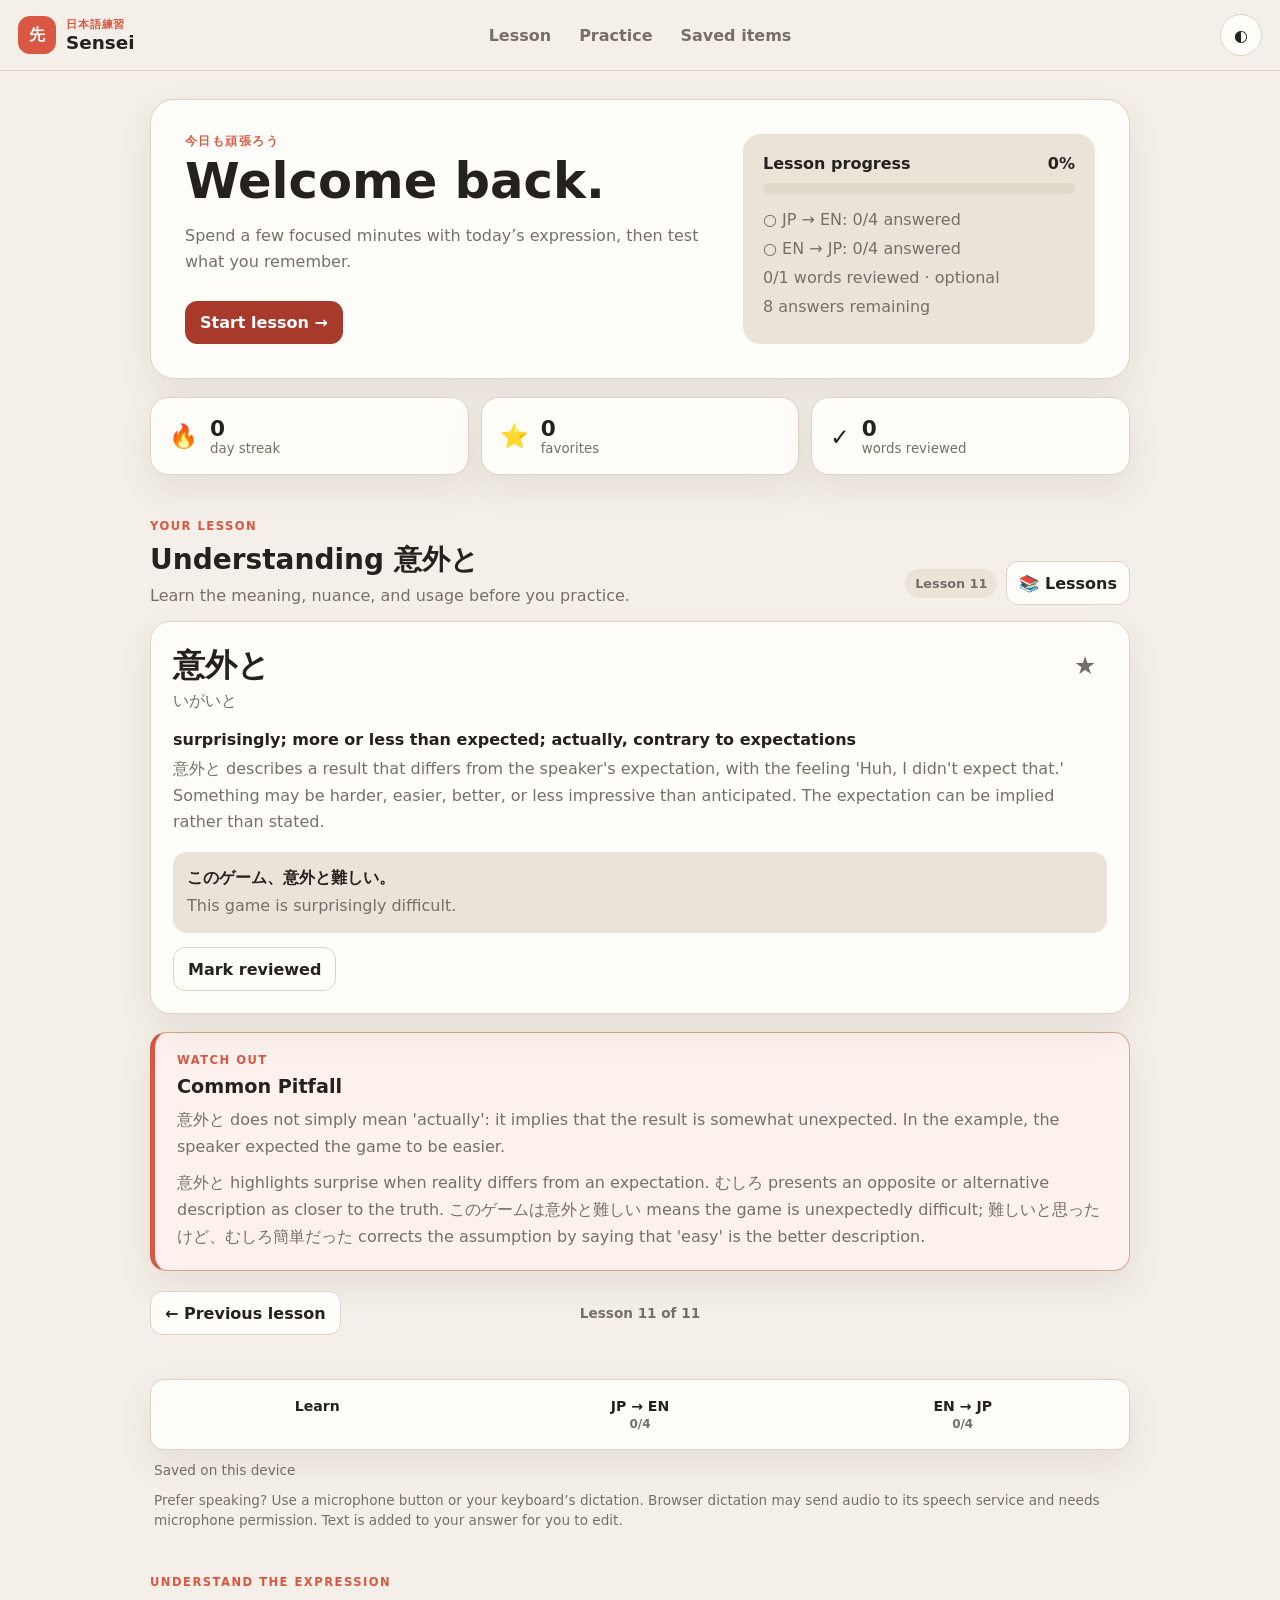
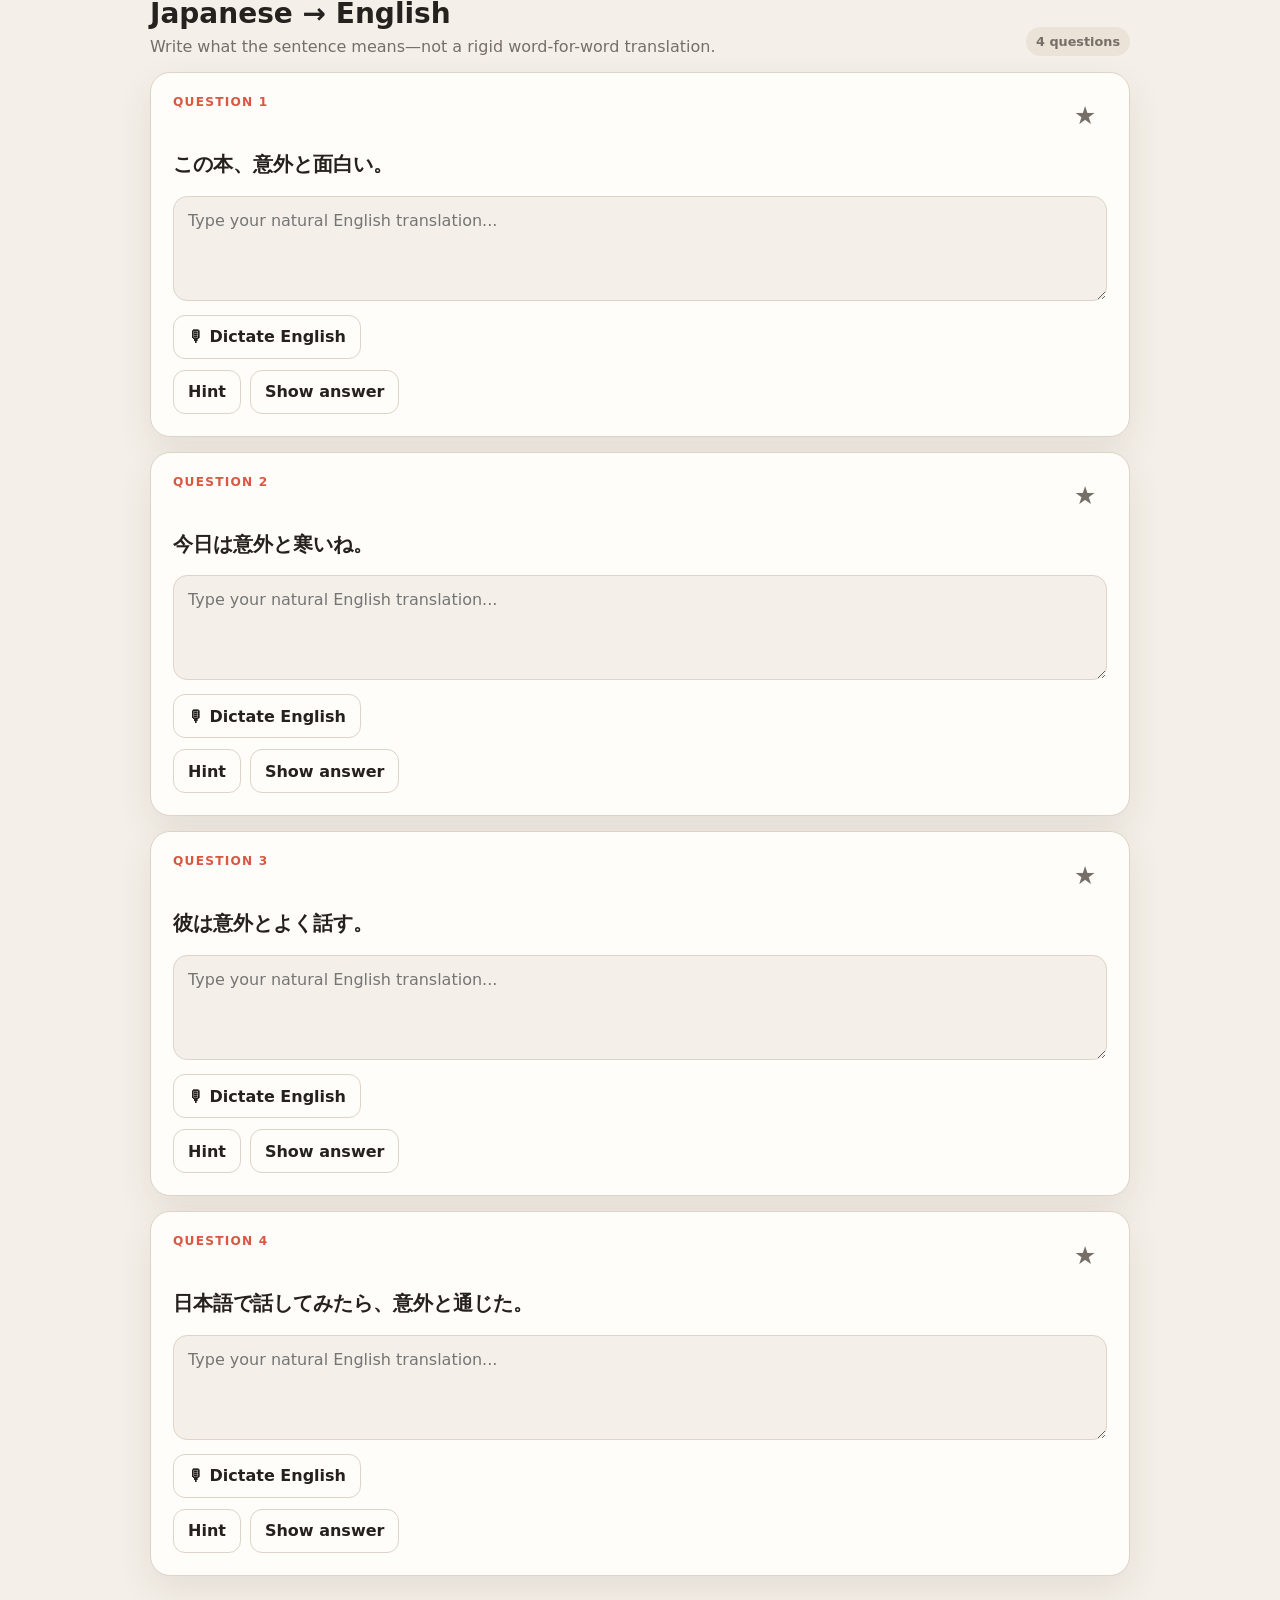
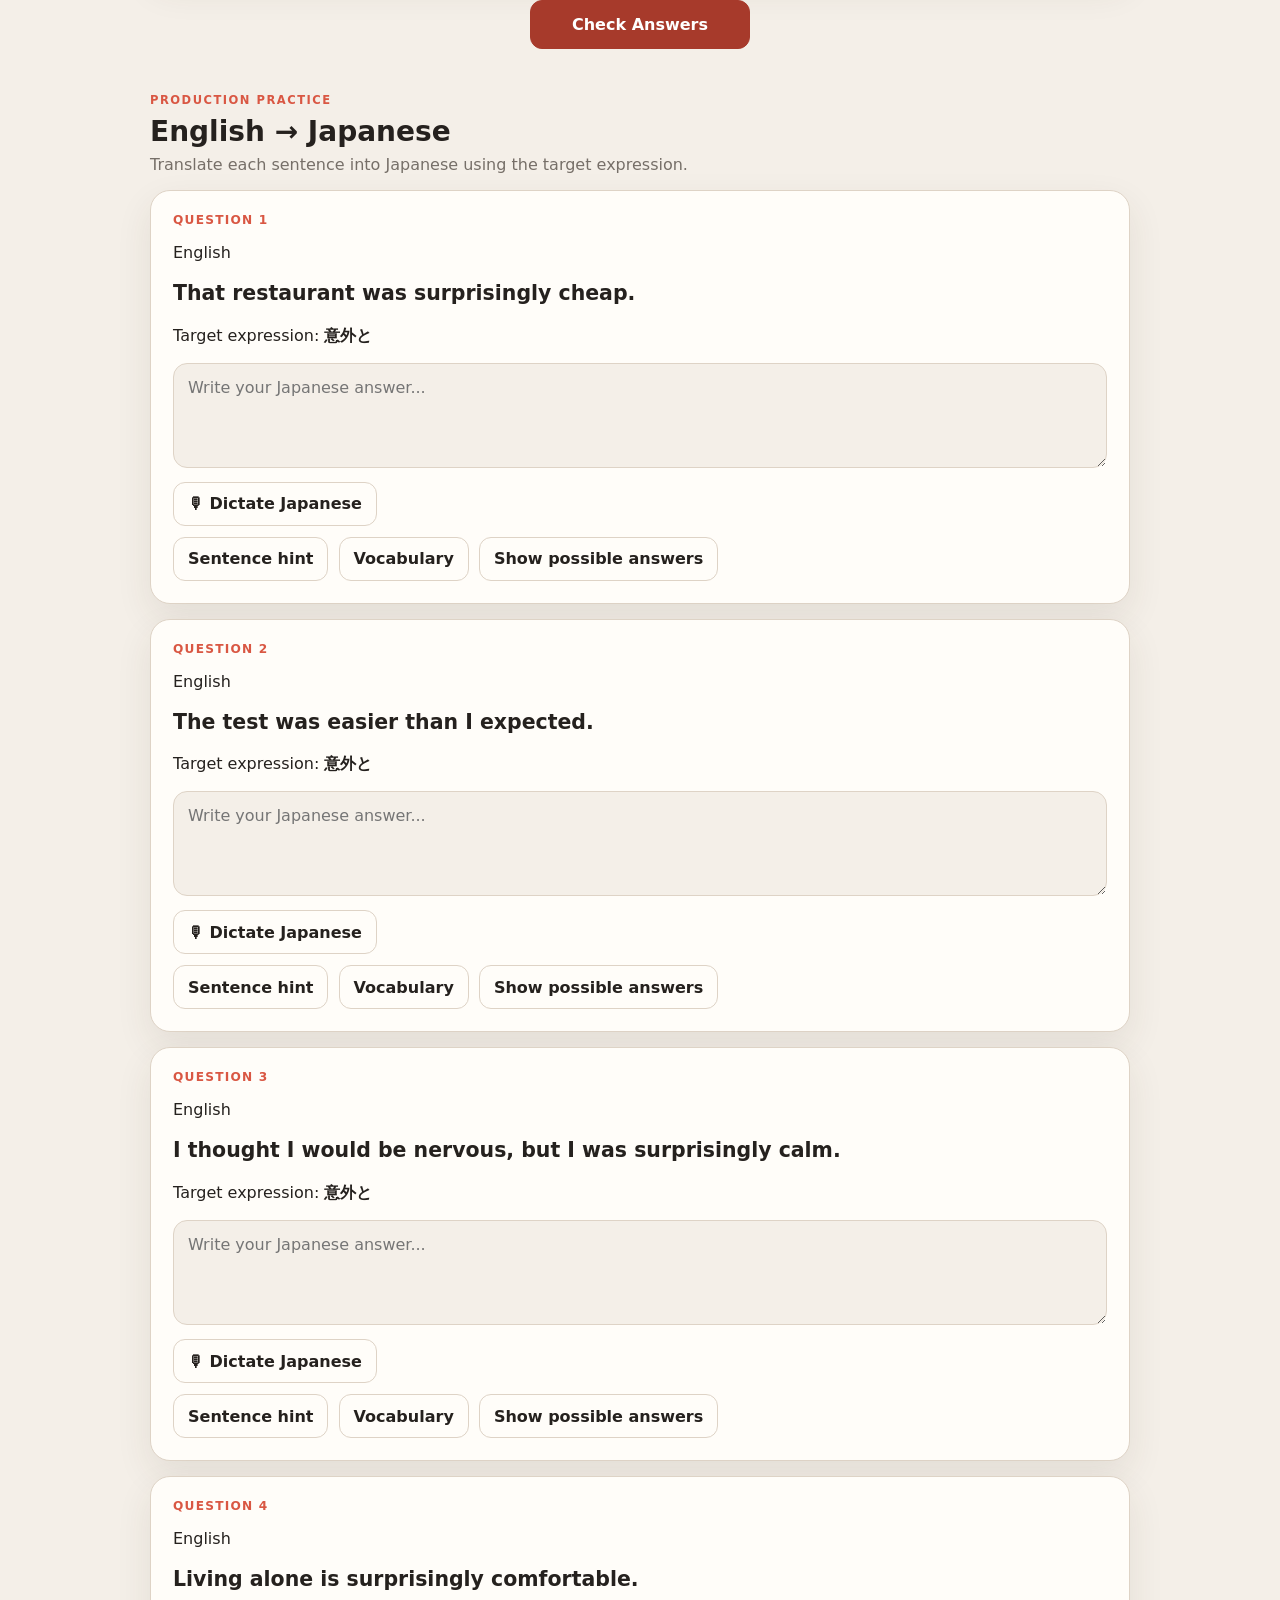
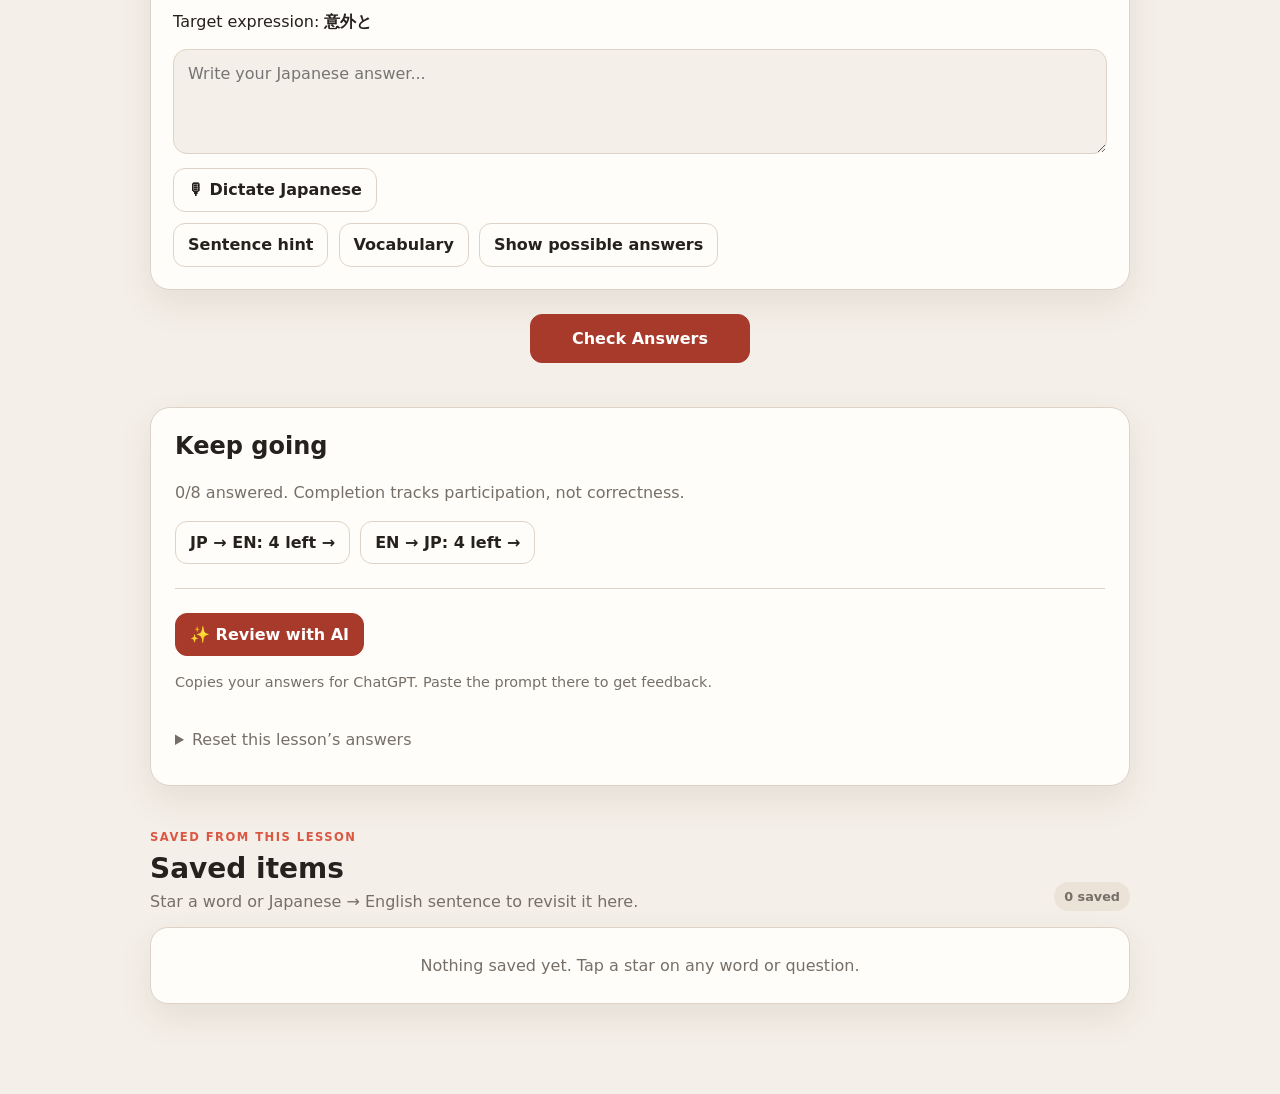
<file: index.html>
<!DOCTYPE html>
<html lang="en">
<head>
  <meta charset="UTF-8">
  <meta name="viewport" content="width=device-width, initial-scale=1.0, viewport-fit=cover">
  <meta name="theme-color" content="#f4efe7">
  <meta name="apple-mobile-web-app-capable" content="yes">
  <title>Sensei</title>
  <link rel="stylesheet" href="styles.css">
</head>
<body>
  <header class="topbar">
    <a class="brand" href="#top" aria-label="Sensei home">
      <span class="brand-mark">先</span>
      <span><small>日本語練習</small><strong>Sensei</strong></span>
    </a>
    <nav class="desktop-nav" aria-label="Main navigation">
      <a href="#lesson">Lesson</a><a href="#practice">Practice</a><a href="#review">Saved items</a>
    </nav>
    <button id="themeToggle" class="icon-button" aria-label="Use dark theme" aria-pressed="false">◐</button>
  </header>

  <main id="top" class="app-shell">
    <section class="welcome card">
      <div>
        <p class="eyebrow">今日も頑張ろう</p>
        <h1>Welcome back.</h1>
        <p>Spend a few focused minutes with today’s expression, then test what you remember.</p>
        <a id="resumeLesson" class="primary button-link" href="#lesson">Start lesson →</a>
      </div>
      <div class="goal-panel">
        <div class="goal-header"><span>Lesson progress</span><strong id="progressText">0%</strong></div>
        <div class="progress-track"><div id="progressBar" class="progress-bar"></div></div>
        <div id="goalList" class="goal-list"></div>
      </div>
    </section>

    <section class="stats-grid" aria-label="Study statistics">
      <article class="mini-card"><span>🔥</span><div><strong id="streakCount">0</strong><small>day streak</small></div></article>
      <article class="mini-card"><span>⭐</span><div><strong id="favoriteStat">0</strong><small>favorites</small></div></article>
      <article class="mini-card"><span>✓</span><div><strong id="learnedStat">0</strong><small>words reviewed</small></div></article>
    </section>

    <section id="lesson" class="content-section">
      <div class="section-heading">
        <div><p class="eyebrow">Your lesson</p><h2 id="lessonTitle">Loading lesson…</h2><p>Learn the meaning, nuance, and usage before you practice.</p></div>
        <div class="lesson-heading-actions">
          <span class="badge" id="lessonSubtitle">—</span>
          <button id="lessonLibraryToggle" class="secondary lessons-button" aria-expanded="false" aria-controls="lessonLibrary">📚 Lessons</button>
        </div>
      </div>
      <section id="lessonLibrary" class="lesson-library hidden" aria-labelledby="lessonLibraryTitle">
        <div class="library-heading"><div><p class="eyebrow">Core expressions</p><h3 id="lessonLibraryTitle">Lesson library</h3></div><button id="lessonLibraryClose" class="icon-button" aria-label="Close lesson library">×</button></div>
        <div id="lessonLibraryList" class="lesson-library-list"></div>
      </section>
      <div id="keywordList" class="keyword-grid"><div class="empty-card loading-card">Loading lesson…</div></div>
      <aside id="commonPitfall" class="common-pitfall hidden"></aside>
      <nav id="lessonNavigation" class="lesson-navigation" aria-label="Lesson navigation"></nav>
    </section>

    <nav id="phaseNavigation" class="phase-navigation" aria-label="Practice phases"></nav>
    <p id="saveStatus" class="save-status" role="status">Answers are saved on this device.</p>
    <p class="dictation-help">Prefer speaking? Use a microphone button or your keyboard’s dictation. Browser dictation may send audio to its speech service and needs microphone permission. Text is added to your answer for you to edit.</p>
    <section id="practice" class="content-section practice-section">
      <div class="section-heading">
        <div><p class="eyebrow">Understand the expression</p><h2>Japanese → English</h2><p>Write what the sentence means—not a rigid word-for-word translation.</p></div>
        <span class="badge" id="questionCount">Loading…</span>
      </div>
      <div id="questionList" class="stack"></div>
      <div class="completion-action">
        <button id="checkAnswers" class="primary completion-button" aria-controls="completionResults" aria-expanded="false">Check Answers</button>
      </div>
      <section id="completionResults" class="completion-results hidden" aria-live="polite" tabindex="-1"></section>
    </section>

    <section id="productionPractice" class="content-section hidden">
      <div class="section-heading"><div><p class="eyebrow">Production practice</p><h2>English → Japanese</h2><p>Translate each sentence into Japanese using the target expression.</p></div></div>
      <div id="productionList" class="stack"></div>
      <div class="completion-action">
        <button id="checkProductionAnswers" class="primary completion-button" aria-controls="productionResults" aria-expanded="false">Check Answers</button>
      </div>
      <section id="productionResults" class="completion-results hidden" aria-live="polite" tabindex="-1"></section>
    </section>

    <section id="recognitionPractice" class="content-section hidden">
      <div class="section-heading">
        <div><p class="eyebrow">Recognition practice</p><h2>When is this expression natural?</h2><p>Read each context and pick the best meaning for the target expression.</p></div>
      </div>
      <div id="recognitionList" class="stack"></div>
      <div class="completion-action">
        <button id="checkRecognitionAnswers" class="primary completion-button" aria-controls="recognitionResults" aria-expanded="false">Check Answers</button>
      </div>
      <section id="recognitionResults" class="completion-results hidden" aria-live="polite" tabindex="-1"></section>
    </section>

    <section id="lessonFinish" class="content-section card finish-panel" aria-label="Finish lesson">
      <div id="lessonCompletion" aria-live="polite"></div>
      <div class="ai-review-actions">
        <button id="aiReview" class="primary" aria-describedby="aiReviewHelp">✨ Review with AI</button>
        <p id="aiReviewHelp">Copies your answers for ChatGPT. Paste the prompt there to get feedback.</p>
      </div>
      <div id="aiReviewPanel" class="empty-card ai-review-panel hidden" aria-live="polite"></div>
      <details class="reset-options"><summary>Reset this lesson’s answers</summary>
        <p>This clears answers in every practice section of this lesson. Favorites and reviewed words are kept.</p>
        <button id="resetAnswers" class="secondary">Reset answers…</button>
        <div id="resetConfirmation" class="hidden" role="group" aria-label="Confirm reset">
          <p>Clear all answers for this lesson? This cannot be undone.</p>
          <button id="cancelReset" class="secondary">Keep my answers</button>
          <button id="confirmReset" class="secondary">Yes, clear answers</button>
        </div>
      </details>
    </section>

    <section id="review" class="content-section">
      <div class="section-heading">
        <div><p class="eyebrow">Saved from this lesson</p><h2>Saved items</h2><p>Star a word or Japanese → English sentence to revisit it here.</p></div>
        <span class="badge" id="favoriteCount">0 saved</span>
      </div>
      <div id="reviewList" class="stack"></div>
    </section>
  </main>

  <nav class="mobile-nav" aria-label="Mobile navigation">
    <a href="#top"><span>⌂</span>Home</a><a href="#lesson"><span>本</span>Lesson</a><a href="#phaseNavigation"><span>✎</span>Practice</a><a href="#review"><span>★</span>Saved</a>
  </nav>

  <div id="toast" class="toast" role="status" aria-live="polite"></div>
  <script type="module" src="app.js"></script>
</body>
</html>
</file>
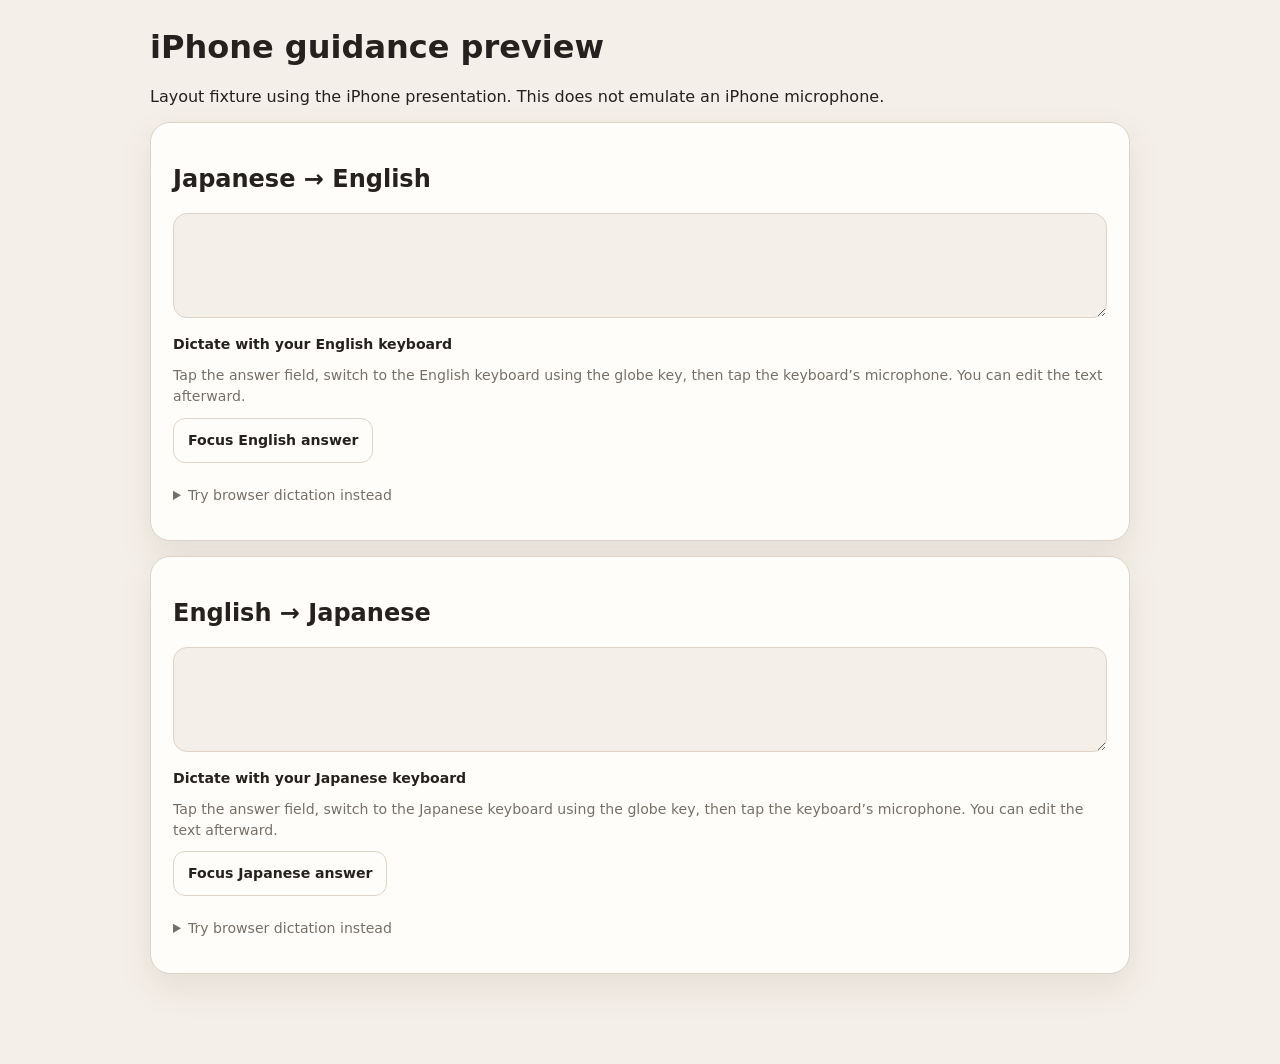
<file: tests/dictation-preview.html>
<!doctype html><html lang="en"><meta charset="utf-8"><meta name="viewport" content="width=device-width,initial-scale=1"><title>iPhone dictation guidance QA</title><link rel="stylesheet" href="../styles.css">
<main class="app-shell"><h1>iPhone guidance preview</h1><p>Layout fixture using the iPhone presentation. This does not emulate an iPhone microphone.</p><div id="cards" class="stack"></div></main>
<script type="module">
import { renderDictationControls } from '../js/dictation-ui.js';
import { createDictation } from '../js/dictation.js';
document.querySelector('#cards').innerHTML = ['en-US','ja-JP'].map(language => `<article class="question-card"><h2>${language === 'ja-JP' ? 'English → Japanese' : 'Japanese → English'}</h2><textarea aria-label="${language} test answer"></textarea>${renderDictationControls(language,1,true)}</article>`).join('');
createDictation({ Recognition: null });
</script></html>
</file>
<file: styles.css>
:root {
  --bg:#f4efe8;
  --surface:#fffdf9;
  --surface-2:#ece3d8;
  --text:#25211e;
  --muted:#766f68;
  --border:#ded3c6;
  --accent:#d95743;
  --accent-dark:#a73a2b;
  --shadow:0 14px 36px rgba(70,50,35,.09);
}
*{box-sizing:border-box}
html{scroll-behavior:smooth}
body{margin:0;min-height:100vh;font-family:Inter,ui-sans-serif,system-ui,-apple-system,BlinkMacSystemFont,"Segoe UI",sans-serif;background:var(--bg);color:var(--text);transition:.2s}
body.dark{--bg:#171513;--surface:#211e1b;--surface-2:#2b2723;--text:#f5efe8;--muted:#b9aea3;--border:#3b342e;--accent:#f07a64;--accent-dark:#ff9a86;--shadow:0 14px 40px rgba(0,0,0,.26)}
a{color:inherit;text-decoration:none}
button,textarea{font:inherit}
button{cursor:pointer}
button:focus-visible,a:focus-visible,textarea:focus-visible{outline:3px solid color-mix(in srgb,var(--accent) 45%,transparent);outline-offset:3px}
button:disabled{cursor:not-allowed;opacity:.6}
.clipboard-fallback{position:fixed;left:-9999px;opacity:0}
.topbar{position:sticky;top:0;z-index:20;display:grid;grid-template-columns:1fr auto 1fr;align-items:center;padding:14px max(18px,env(safe-area-inset-left));background:color-mix(in srgb,var(--bg) 90%,transparent);backdrop-filter:blur(16px);border-bottom:1px solid var(--border)}
.brand{display:inline-flex;align-items:center;gap:10px;width:max-content}.brand-mark{display:grid;place-items:center;width:38px;height:38px;border-radius:12px;background:var(--accent);color:white;font-weight:900}.brand small,.brand strong{display:block}.brand small{font-size:.68rem;color:var(--accent);font-weight:800;letter-spacing:.08em}.brand strong{font-size:1.15rem}.desktop-nav{display:flex;gap:28px;font-weight:750;color:var(--muted)}.desktop-nav a:hover{color:var(--accent)}
.icon-button{justify-self:end;width:42px;height:42px;border-radius:50%;border:1px solid var(--border);background:var(--surface);color:var(--text)}
.app-shell{width:min(980px,calc(100% - 30px));margin:28px auto 90px;scroll-margin-top:82px}
.card,.keyword-card,.question-card,.mini-card,.empty-card{background:var(--surface);border:1px solid var(--border);box-shadow:var(--shadow)}
.welcome{display:grid;grid-template-columns:1.35fr .9fr;gap:30px;padding:34px;border-radius:24px}.welcome h1{margin:0 0 12px;font-size:clamp(2rem,5vw,3.1rem);line-height:1}.welcome>div>p:not(.eyebrow){color:var(--muted);line-height:1.65;max-width:620px}.eyebrow{margin:0 0 8px;color:var(--accent);font-weight:900;letter-spacing:.13em;text-transform:uppercase;font-size:.72rem}.button-link{display:inline-block;margin-top:10px}.primary,.secondary,.small-button{border-radius:12px;padding:11px 14px;font-weight:800;border:1px solid var(--border)}.primary{background:var(--accent);color:#fff;border-color:var(--accent)}.primary:hover{background:var(--accent-dark)}.secondary,.small-button{background:var(--surface);color:var(--text)}
.goal-panel{align-self:stretch;padding:20px;border-radius:18px;background:var(--surface-2)}.goal-header{display:flex;justify-content:space-between;font-weight:800;margin-bottom:10px}.progress-track{height:11px;background:color-mix(in srgb,var(--border) 75%,transparent);border-radius:999px;overflow:hidden}.progress-bar{height:100%;width:0;background:var(--accent);border-radius:inherit;transition:width .25s}.goal-list{display:grid;gap:10px;margin-top:16px}.goal-item{display:flex;gap:10px;color:var(--muted)}.goal-item-complete{font-weight:800;color:var(--accent)}.goal-item-complete span{color:var(--accent)}
.stats-grid{display:grid;grid-template-columns:repeat(3,1fr);gap:12px;margin:18px 0 34px}.mini-card{display:flex;align-items:center;gap:12px;padding:18px;border-radius:18px}.mini-card>span{font-size:1.45rem}.mini-card strong,.mini-card small{display:block}.mini-card strong{font-size:1.35rem}.mini-card small{color:var(--muted)}
.content-section{scroll-margin-top:92px;margin:44px 0}.section-heading{display:flex;justify-content:space-between;align-items:flex-end;gap:18px;margin-bottom:16px}.section-heading h2{margin:0 0 7px;font-size:1.75rem}.section-heading p:last-child{margin:0;color:var(--muted)}.badge{padding:7px 10px;border-radius:999px;background:var(--surface-2);color:var(--muted);font-size:.8rem;font-weight:800;white-space:nowrap}
.lesson-heading-actions{display:flex;align-items:center;gap:9px;flex-wrap:wrap;justify-content:flex-end}.lessons-button{min-height:44px;padding:8px 12px}.lesson-library{margin:0 0 18px;padding:22px;border:1px solid var(--border);border-radius:20px;background:var(--surface);box-shadow:var(--shadow)}.library-heading{display:flex;align-items:flex-start;justify-content:space-between;gap:16px;margin-bottom:14px}.library-heading h3{margin:0;font-size:1.35rem}.lesson-library-list{display:grid;gap:10px}.lesson-entry{display:grid;grid-template-columns:minmax(165px,.8fr) minmax(180px,1.2fr) auto;align-items:center;gap:16px;width:100%;min-height:68px;padding:13px 15px;border:1px solid var(--border);border-radius:14px;background:var(--bg);color:var(--text);text-align:left}.lesson-entry:hover{border-color:var(--accent)}.lesson-entry.current{background:color-mix(in srgb,var(--accent) 8%,var(--surface));border-color:color-mix(in srgb,var(--accent) 45%,var(--border))}.lesson-entry-meta{display:grid;gap:3px}.lesson-entry-meta>span,.lesson-entry-status{color:var(--muted);font-size:.78rem;font-weight:800}.lesson-entry-meta strong{font-size:1.05rem}.lesson-entry-title{font-weight:750}.lesson-entry-status{justify-self:end;white-space:nowrap}.lesson-entry.current .lesson-entry-status{color:var(--accent)}
.keyword-grid{display:grid;grid-template-columns:repeat(2,minmax(0,1fr));gap:15px}.stack{display:grid;gap:15px}.keyword-card,.question-card{border-radius:20px;padding:22px}.keyword-top,.question-header{display:flex;justify-content:space-between;gap:14px;align-items:flex-start}.keyword{margin:0;font-size:2rem;font-weight:900}.reading{margin:3px 0 0;color:var(--muted)}.meaning{margin:18px 0 7px;font-weight:850}.nuance{margin:0;color:var(--muted);line-height:1.65}.example{margin-top:16px;padding:14px;border-radius:14px;background:var(--surface-2);line-height:1.55}.example span{display:block;margin-top:4px;color:var(--muted)}.reviewed-button{margin-top:14px}.star-button{border:0;background:transparent;color:var(--muted);font-size:1.55rem;line-height:1;padding:2px}.star-button.active{color:#e6a600}
.common-pitfall{margin-top:18px;padding:20px 22px;border:1px solid color-mix(in srgb,var(--accent) 38%,var(--border));border-left:5px solid var(--accent);border-radius:16px;background:color-mix(in srgb,var(--accent) 7%,var(--surface));box-shadow:var(--shadow)}.common-pitfall h3{margin:0 0 8px;font-size:1.2rem}.common-pitfall p:not(.eyebrow){margin:8px 0 0;color:var(--muted);line-height:1.7;white-space:pre-line}
.lesson-navigation{display:grid;grid-template-columns:1fr auto 1fr;align-items:center;gap:14px;margin-top:20px}.lesson-navigation .nav-button{min-width:164px;min-height:44px}.lesson-navigation .lesson-nav-ghost{display:block;min-width:164px;min-height:44px;visibility:hidden}.lesson-navigation button:first-child{justify-self:start}.lesson-navigation button:last-child{justify-self:end}.lesson-navigation span{color:var(--muted);font-size:.85rem;font-weight:800;text-align:center}
.practice-toolbar{display:flex;gap:10px;flex-wrap:wrap;margin-bottom:15px}.question-number{font-size:.76rem;font-weight:900;color:var(--accent);text-transform:uppercase;letter-spacing:.1em}.prompt{font-size:1.28rem;line-height:1.55;font-weight:780;margin:10px 0 15px}textarea{width:100%;min-height:105px;resize:vertical;border:1px solid var(--border);border-radius:14px;padding:14px;background:var(--bg);color:var(--text);outline:none}textarea:focus{border-color:var(--accent);box-shadow:0 0 0 3px color-mix(in srgb,var(--accent) 18%,transparent)}.question-actions{display:flex;gap:9px;flex-wrap:wrap;margin-top:11px}.reveal{margin-top:12px;padding:13px;border-left:4px solid var(--accent);border-radius:10px;background:var(--surface-2);line-height:1.6}.hidden{display:none}.compact-card{box-shadow:none}.empty-card{border-radius:18px;padding:28px;text-align:center;color:var(--muted)}
.practice-toolbar + .ai-review-panel{margin-top:14px;padding-top:16px;padding-bottom:16px}
.ai-review-panel{padding:18px;text-align:left}
.ai-review-panel p{margin:10px 0;line-height:1.5;color:var(--text)}
.ai-review-panel summary{cursor:pointer;font-weight:800}
.ai-review-panel pre{margin:10px 0 0;padding:12px;border:1px solid var(--border);border-radius:12px;background:var(--surface-2);max-height:180px;overflow:auto;white-space:pre-wrap;word-break:break-word;color:var(--text)}
.recognition-options{display:grid;gap:10px;margin-top:12px}.recognition-option{display:flex;gap:10px;align-items:flex-start;padding:12px 14px;border:1px solid var(--border);border-radius:12px;background:var(--bg)}.recognition-option input{margin-top:3px}
.recognition-option span{line-height:1.5}.reference-answer{margin-top:12px;padding:12px;border-radius:11px;background:var(--surface-2)}.reference-level{font-weight:800;margin:6px 0 4px;color:var(--accent)}.reference-note{margin:0 0 12px;color:var(--muted)}.reference-answer:last-child{margin-bottom:0}
.recognition-card .feedback-field p.unanswered,.recognition-card .feedback-field p{word-break:break-word}
.completion-action{display:flex;justify-content:center;margin:24px 0}.completion-button{min-width:220px;padding:14px 24px;font-size:1rem}.completion-results{scroll-margin-top:92px;border:1px solid var(--border);border-radius:24px;padding:26px;background:var(--surface);box-shadow:var(--shadow);outline:none}.completion-heading h3{margin:0 0 8px;font-size:1.65rem}.completion-heading>p:last-child{margin:0;color:var(--muted);line-height:1.6}.completion-status{margin-top:8px;font-weight:800}.completion-status-complete{color:var(--accent)}.completion-status-incomplete{color:var(--muted)}.completion-list{display:grid;gap:14px;margin-top:20px}.feedback-card{padding:20px;border:1px solid var(--border);border-radius:17px;background:var(--bg)}.feedback-number{color:var(--accent);font-size:.76rem;font-weight:900;letter-spacing:.1em;text-transform:uppercase}.feedback-prompt{margin:8px 0 16px;font-size:1.12rem;font-weight:800;line-height:1.55}.feedback-field{margin-top:12px}.feedback-field span{display:block;margin-bottom:4px;color:var(--muted);font-size:.75rem;font-weight:850;letter-spacing:.06em;text-transform:uppercase}.feedback-field p{margin:0;line-height:1.6}.feedback-field .unanswered{color:var(--muted);font-style:italic}.reference-field{padding:13px;border-radius:12px;background:var(--surface-2)}
.mobile-nav{display:none}.toast{position:fixed;left:50%;bottom:24px;transform:translate(-50%,18px);padding:11px 16px;border-radius:999px;background:var(--text);color:var(--bg);font-weight:800;opacity:0;pointer-events:none;transition:.2s;z-index:50}.toast.show{opacity:1;transform:translate(-50%,0)}
@media(max-width:760px){.topbar{grid-template-columns:1fr auto}.desktop-nav{display:none}.welcome{grid-template-columns:1fr;padding:24px}.stats-grid{grid-template-columns:1fr}.keyword-grid{grid-template-columns:1fr}.section-heading{align-items:flex-start}.lesson-entry{grid-template-columns:1fr auto;gap:7px 14px}.lesson-entry-title{grid-column:1/-1}.mobile-nav{display:grid;grid-template-columns:repeat(4,1fr);position:fixed;left:0;right:0;bottom:0;z-index:30;padding:8px 8px calc(8px + env(safe-area-inset-bottom));background:color-mix(in srgb,var(--surface) 94%,transparent);backdrop-filter:blur(16px);border-top:1px solid var(--border)}.mobile-nav a{display:grid;place-items:center;gap:2px;color:var(--muted);font-size:.72rem;font-weight:750}.mobile-nav span{font-size:1.05rem}.app-shell{margin-bottom:110px}}
@media(max-width:480px){.app-shell{width:min(100% - 20px,980px);margin-top:14px}.welcome{padding:20px}.keyword-card,.question-card{padding:18px}.section-heading{display:block}.lesson-heading-actions{justify-content:flex-start;margin-top:10px}.badge{display:inline-block}.lesson-library{padding:16px}.lesson-entry{grid-template-columns:1fr;padding:13px}.lesson-entry-title{grid-column:auto}.lesson-entry-status{justify-self:start}.common-pitfall{padding:18px}.lesson-navigation{grid-template-columns:1fr 1fr}.lesson-navigation span{grid-column:1/-1;grid-row:1}.lesson-navigation button{grid-row:2;width:100%}.practice-toolbar .primary,.practice-toolbar .secondary,.completion-button{width:100%}.completion-results{padding:18px}.feedback-card{padding:16px}}
.keyword-grid>.empty-card,.keyword-grid>.keyword-card:only-child{grid-column:1/-1}.loading-card{min-height:150px;display:grid;place-items:center}
.phase-navigation{position:sticky;top:71px;z-index:15;display:flex;gap:6px;padding:8px;background:var(--surface);border:1px solid var(--border);border-radius:14px;scroll-margin-top:90px;box-shadow:var(--shadow)}
.phase-navigation a{flex:1;text-align:center;padding:10px 6px;border-radius:9px;font-weight:800;font-size:.88rem;min-height:44px}
.phase-navigation a:hover,.phase-navigation a:focus-visible{background:var(--surface-2)}
.phase-navigation span{display:block;color:var(--muted);font-size:.75rem;margin-top:3px}
.content-section,.completion-results{scroll-margin-top:162px}
.save-status{color:var(--muted);font-size:.85rem;margin:12px 4px}.save-error{color:var(--accent-dark);border:1px solid var(--accent);padding:12px;border-radius:10px;position:sticky;top:153px;z-index:14;background:var(--surface)}
.finish-panel{padding:24px;border-radius:20px}.finish-panel h2{margin-top:0}.finish-panel p{color:var(--muted);line-height:1.6}
.remaining-answers{display:flex;gap:10px;flex-wrap:wrap}.ai-review-actions{margin-top:24px;padding-top:24px;border-top:1px solid var(--border)}.ai-review-actions p{font-size:.9rem}
.production-card .question-actions{display:inline-flex;margin-right:5px;vertical-align:top}
.dictation-controls{display:flex;flex-wrap:wrap;align-items:center;gap:10px;margin-top:10px}.dictation-controls [aria-pressed="true"]{border-color:var(--accent);background:var(--surface-2)}.dictation-status,.dictation-help{font-size:.85rem;color:var(--muted);line-height:1.5}.dictation-status{flex:1;min-width:150px}.dictation-help{margin:12px 4px 20px}.dictation-status:empty{display:none}
.keyboard-dictation{margin-top:12px;color:var(--muted);font-size:.88rem;line-height:1.5}.keyboard-dictation p{margin:6px 0 10px}.keyboard-dictation strong{color:var(--text)}.browser-dictation-option{margin-top:10px}.browser-dictation-option summary{cursor:pointer;padding:12px 0;min-height:44px}.browser-dictation-option[open]{border-top:1px solid var(--border)}
.primary{background:var(--accent-dark);border-color:var(--accent-dark)}
body.dark .primary{background:var(--accent);border-color:var(--accent);color:var(--bg)}
body.dark .primary:hover{background:var(--accent-dark);border-color:var(--accent-dark)}
.reset-options{margin-top:24px;color:var(--muted)}.reset-options summary{cursor:pointer;padding:12px 0}.reset-options button{margin-top:6px}
.goal-item[href]:hover{text-decoration:underline}.star-button{min-width:44px;min-height:44px}.small-button{min-height:44px}
@media(max-width:480px){.phase-navigation{gap:0;padding:4px}.phase-navigation a{font-size:.76rem;padding:9px 4px}.finish-panel{padding:18px}.remaining-answers{display:grid}.finish-panel .primary{width:100%}.lesson-navigation .nav-button{min-width:0}.lesson-navigation .lesson-nav-ghost{min-width:0;width:0}.vocabulary-table{table-layout:fixed}.vocabulary-table td,.vocabulary-table th{overflow-wrap:anywhere;padding:7px 4px}}
@media(prefers-reduced-motion:reduce){html{scroll-behavior:auto}*,*::before,*::after{transition:none!important;scroll-behavior:auto!important}}
 .vocabulary-table{width:100%;margin-top:10px;border-collapse:collapse;font-size:.92rem}.vocabulary-table th,.vocabulary-table td{text-align:left;padding:7px 9px;border-bottom:1px solid var(--border)}.vocabulary-table th{color:var(--muted);font-size:.75rem;text-transform:uppercase;letter-spacing:.05em}
</file>
